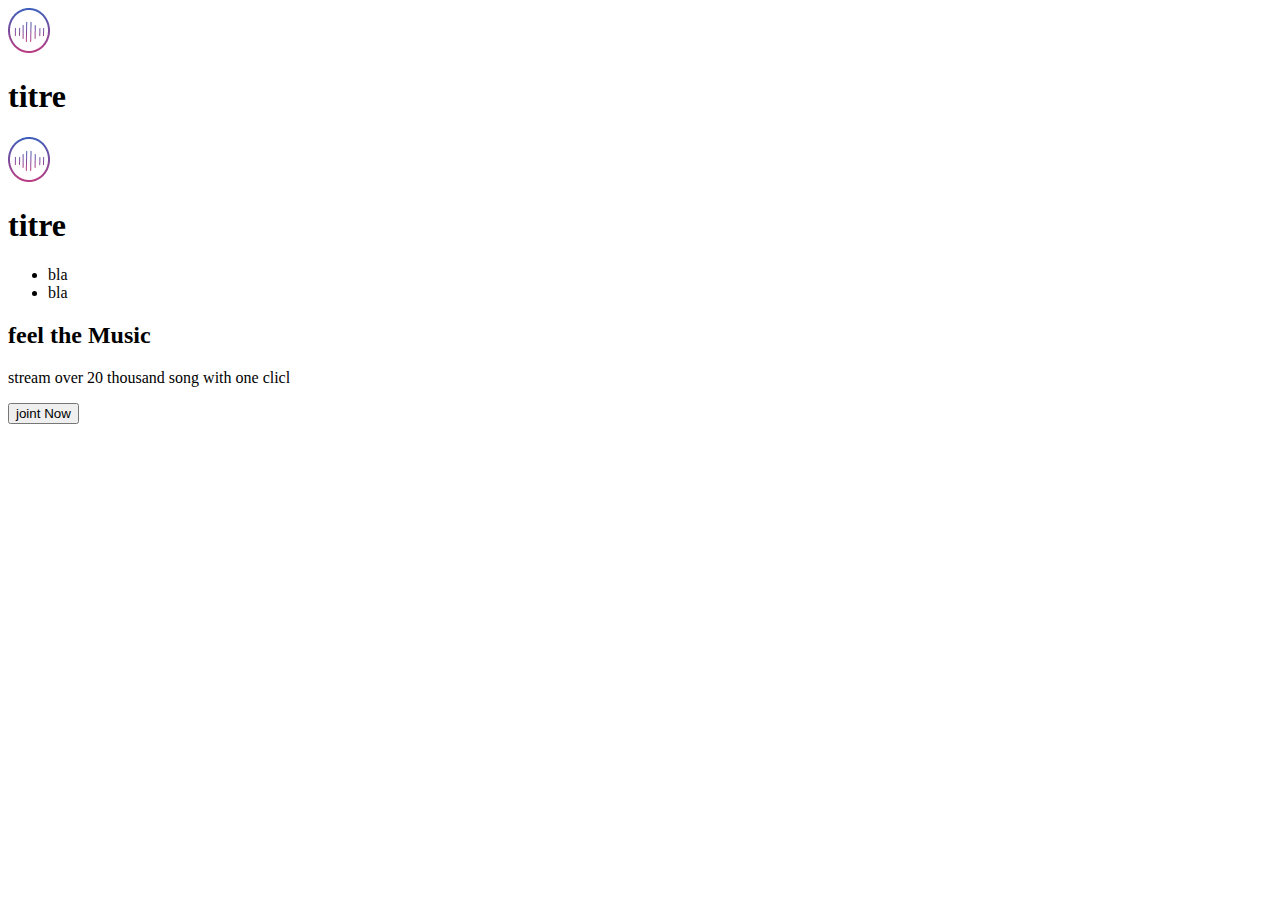
<file: index.html>
<!DOCTYPE html>
<html lang="en">
<head>
    <meta charset="UTF-8">
    <meta name="viewport" content="width=device-width, initial-scale=1.0">
    <title>Document</title>
</head>
<body>
    <section id="logo">
        <img src="images/logoprojec.png" alt="logo">
        <h1>titre</h1>
    </section>
    <img src="images/logoprojec.png" alt="logo">
    <h1>titre</h1>
    <nav>
        <ul>
            <li>bla</li>
            <li>bla</li>
        </ul>
    </nav>
<main>
    <h2>feel the Music</h2>
    <p>stream over 20 thousand song with one clicl</p>
    <button>joint Now</button>
</main>
</body>
</html>
</file>
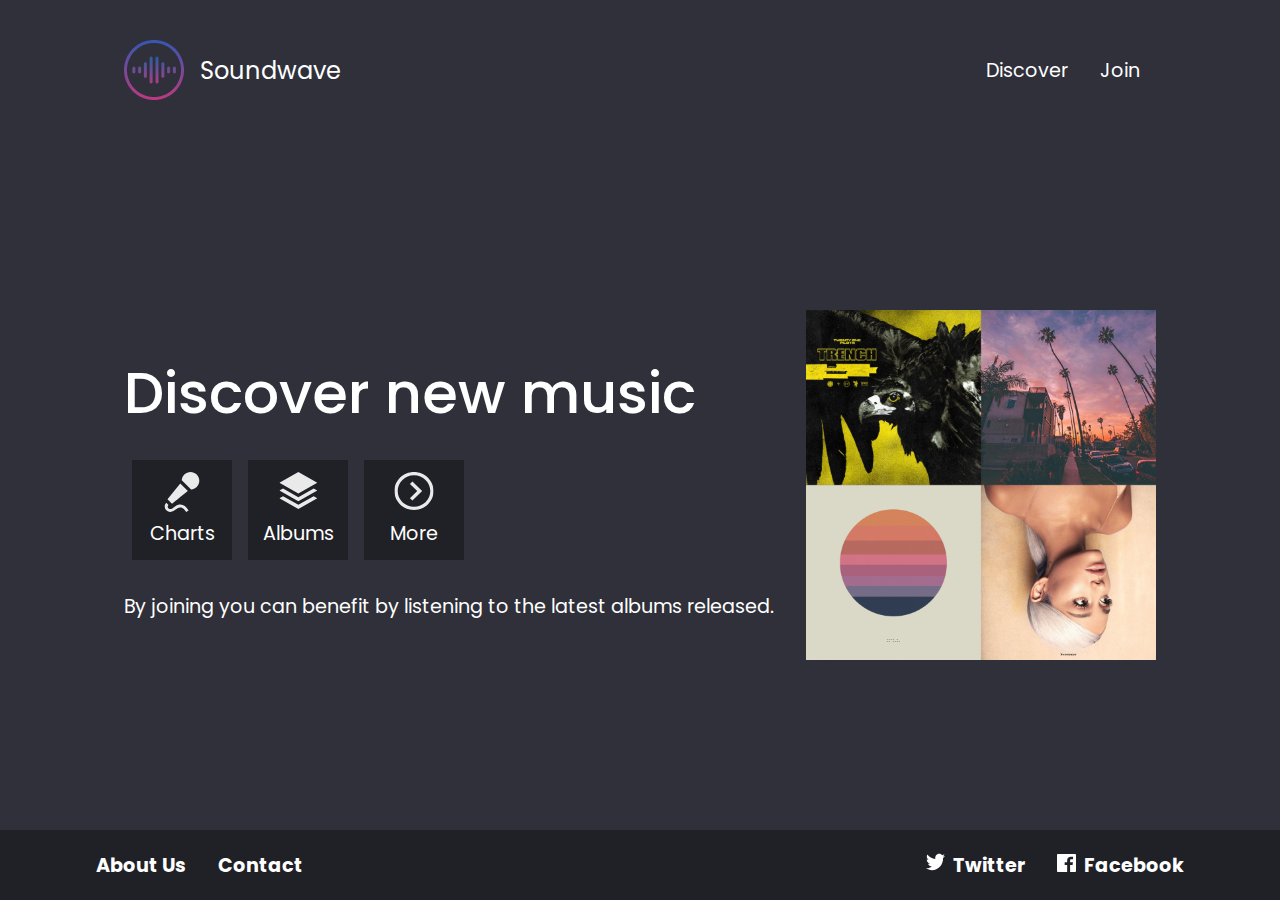
<file: discover.html>
<!DOCTYPE html>
<html lang="en">
  <head>
    <meta charset="UTF-8" />
    <meta name="viewport" content="width=device-width, initial-scale=1.0" />
    <meta http-equiv="X-UA-Compatible" content="ie=edge" />
    <link href="styles.css" rel="stylesheet" />
    <link href="discover.css" rel="stylesheet" />
    <title>Soundwave - Discover</title>
  </head>
  <body class="full-height-grow">
    <div class="container full-height-grow">
      <header class="main-header">
        <a href="/" class="brand-logo">
          <img src="images/logo.png" />
          <div class="brand-logo-name">Soundwave</div>
        </a>
        <nav class="main-nav">
          <ul>
            <li><a href="discover.html">Discover</a></li>
            <li><a href="join.html">Join</a></li>
          </ul>
        </nav>
      </header>
      <section class="discover-main-section">
        <div class="call-to-action">
          <h1 class="title">Discover new music</h1>
          <div class="icon-section">
            <div class="icon">
              <img src="images/microphone.svg" />
              Charts
            </div>
            <div class="icon">
              <img src="images/albums.svg" />
              Albums
            </div>
            <div class="icon">
              <img src="images/more.svg" />
              More
            </div>
          </div>
          By joining you can benefit by listening to the latest albums released.
        </div>
        <img class="covers-image" src="images/covers.jpg" />
      </section>
    </div>

    <footer class="main-footer">
      <div class="container">
        <nav class="footer-nav">
          <ul>
            <li><a href="#">About Us</a></li>
            <li><a href="#">Contact</a></li>
          </ul>
        </nav>
        <nav class="footer-nav">
          <ul>
            <li>
              <a href="#" class="social-link">
                <img src="images/twitter.svg" />
                Twitter
              </a>
            </li>
            <li>
              <a href="#" class="social-link">
                <img src="images/facebook.svg" />
                Facebook
              </a>
            </li>
          </ul>
        </nav>
      </div>
    </footer>
  </body>
</html>
</file>
<file: styles.css>
@import url("https://fonts.googleapis.com/css?family=Poppins:400,500,700");

*,
*::before,
*::after {
  box-sizing: border-box;
}

body {
  padding: 0;
  margin: 0;
  background-color: #2f303a;
  font-family: Poppins, sans-serif;
  font-size: 1.2rem;
  color: white;
  min-height: 100vh;
}

.full-height-grow {
  display: flex;
  flex-direction: column;
}

.brand-logo {
  display: flex;
  align-items: center;
  font-size: 1.25em;
  color: inherit;
  text-decoration: none;
}

.brand-logo-name {
  margin-left: 1rem;
}

.main-nav ul,
.footer-nav ul {
  display: flex;
  margin: 0;
  padding: 0;
  list-style: none;
}

.main-nav a,
.footer-nav a {
  color: inherit;
  text-decoration: none;
  padding: 1rem;
}

.main-nav a:hover,
.footer-nav a:hover {
  color: #adadad;
}

.main-header,
.main-footer {
  display: flex;
  justify-content: space-between;
  align-items: center;
}

.main-header {
  height: 140px;
}

.main-footer {
  height: 70px;
  background-color: #202027;
  font-weight: bold;
}

.social-link img {
  width: 1em;
  margin-right: 0.25rem;
}

.main-footer .container {
  display: flex;
  justify-content: space-between;
}

.container {
  max-width: 1200px;
  margin: 0 auto;
  padding: 0 40px;
  flex-grow: 1;
}

.title {
  font-weight: 500;
  font-size: 3em;
  margin-bottom: 1rem;
  margin-top: 0;
}

.subtitle {
  font-weight: 500;
  font-size: 1.2em;
  margin-bottom: 2rem;
}

.btn {
  color: white;
  background-color: #1762a7;
  padding: 0.75rem 1.5rem;
  border-radius: 0.5rem;
  text-decoration: none;
  font-size: 0.9rem;
  outline: none;
  border: none;
  cursor: pointer;
}

.btn:hover {
  background-color: #2180d8;
}

.btn:focus {
  background-color: #2796ff;
}
</file>
<file: discover.css>
.discover-main-section {
  display: flex;
  align-items: center;
  justify-content: space-between;
  flex-grow: 1;
}

.discover-main-section .covers-image {
  width: 30vw;
  margin-left: 2rem;
  height: auto;
  max-width: 350px;
}

.icon-section {
  display: flex;
}

.icon {
  display: flex;
  flex-direction: column;
  justify-content: space-between;
  align-items: center;
  margin: 0.5rem;
  padding: 0.75rem;
  width: 100px;
  height: 100px;
  background-color: #202027;
  margin-bottom: 2rem;
}

.icon img {
  width: 40px;
}

@media (max-width: 800px) {
  .discover-main-section {
    flex-direction: column;
    justify-content: center;
  }

  .discover-main-section .covers-image {
    margin-top: 2rem;
    height: 30vh;
    width: auto;
  }
}
</file>
